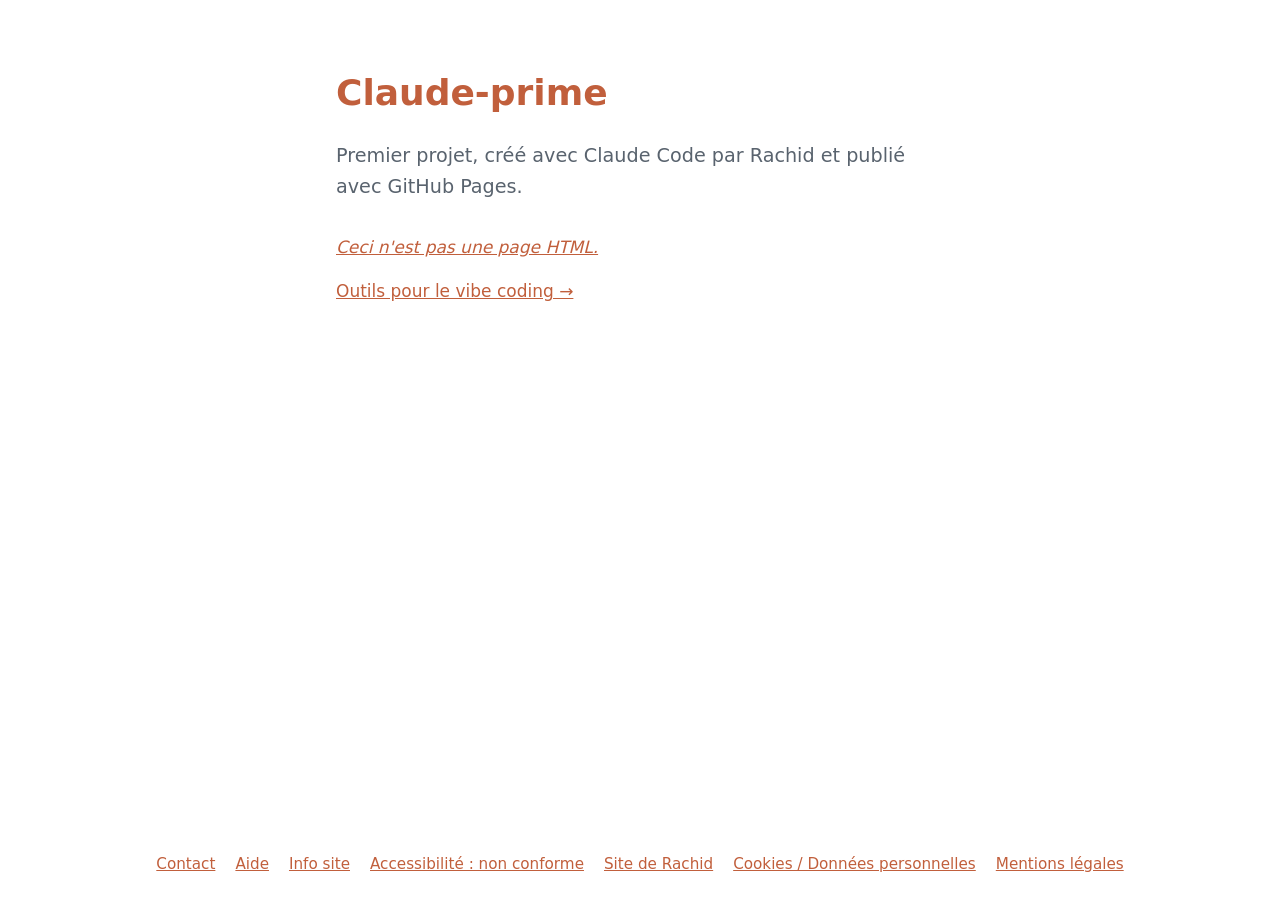
<file: index.html>
<!doctype html>
<html lang="fr">
<head>
  <meta charset="utf-8">
  <meta name="viewport" content="width=device-width, initial-scale=1">
  <title>Claude-prime</title>
  <meta name="theme-color" content="#c15f3c">
  <meta name="description" content="Premier projet Claude-prime, publié avec GitHub Pages.">
  <link rel="stylesheet" href="style.css">
</head>
<body>
  <main>
    <h1>Claude-prime</h1>
    <p class="lead">Premier projet, créé avec Claude Code par Rachid et publié avec GitHub Pages.</p>
    <p class="magritte"><a href="meteo.html"><em>Ceci n'est pas une page HTML.</em></a></p>
    <p><a href="outils.html">Outils pour le vibe coding →</a></p>
  </main>
  <footer>
    <nav aria-label="Pied de page">
      <ul>
        <li><a href="contact.html">Contact</a></li>
        <li><a href="aide.html">Aide</a></li>
        <li><a href="info-site.html">Info site</a></li>
        <li><a href="accessibilite.html">Accessibilité : non conforme</a></li>
        <li><a href="#">Site de Rachid</a><!-- [À COMPLÉTER : URL du site de Rachid] --></li>
        <li><a href="donnees-personnelles.html">Cookies / Données personnelles</a></li>
        <li><a href="mentions-legales.html">Mentions légales</a></li>
      </ul>
    </nav>
  </footer>
</body>
</html>
</file>
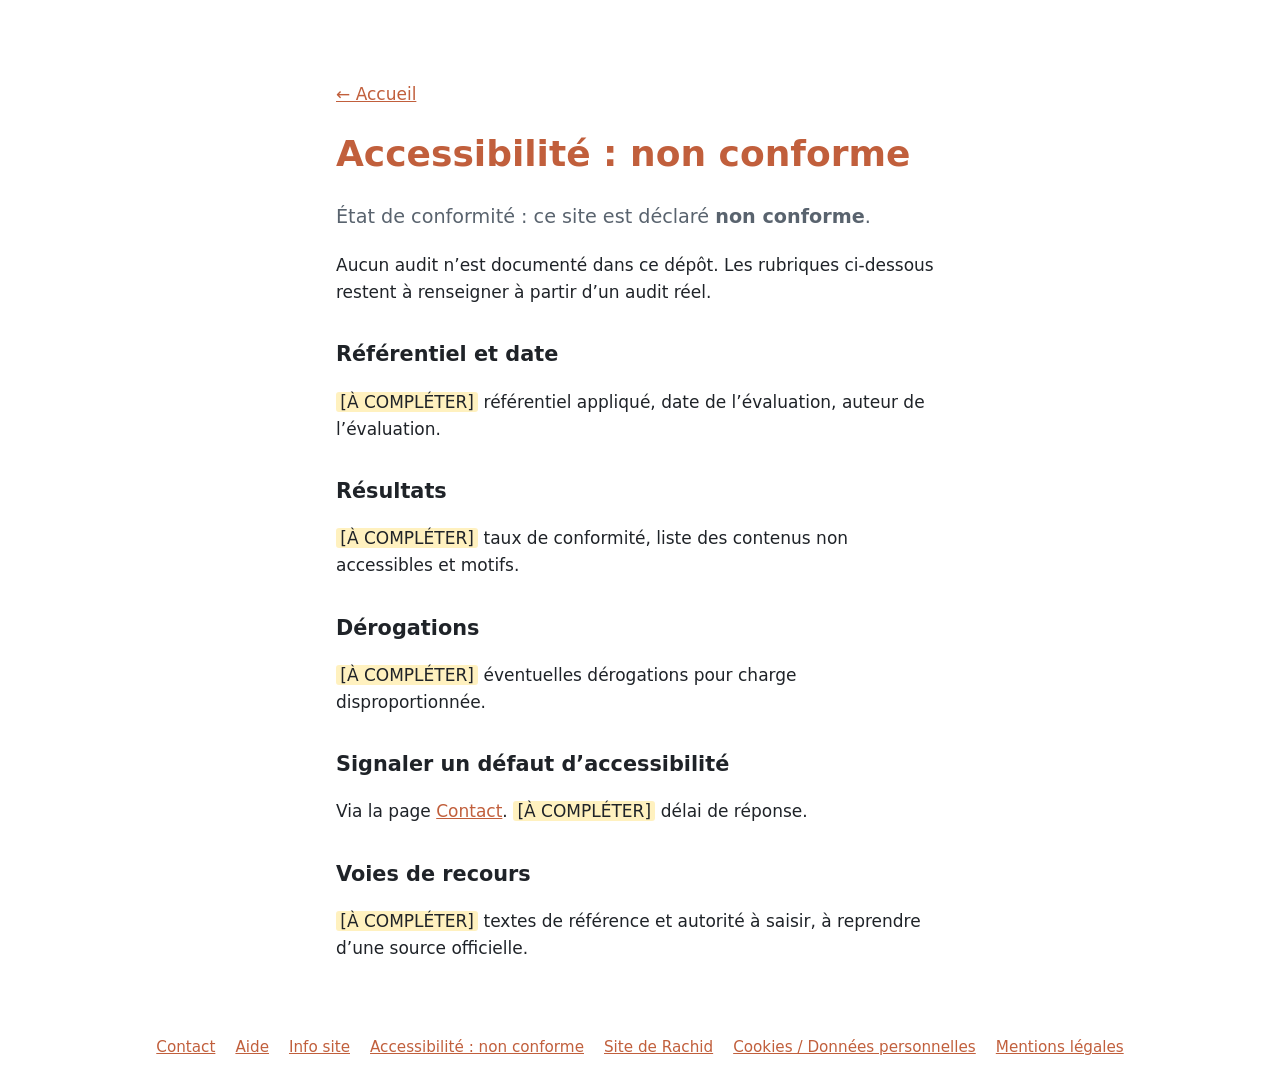
<file: accessibilite.html>
<!doctype html>
<html lang="fr">
<head>
  <meta charset="utf-8">
  <meta name="viewport" content="width=device-width, initial-scale=1">
  <title>Accessibilité : non conforme – Outils pour coder avec l’IA</title>
  <meta name="theme-color" content="#c15f3c">
  <meta name="robots" content="noindex">
  <link rel="stylesheet" href="style.css">
</head>
<body>
  <main>
    <p><a href="index.html">← Accueil</a></p>
    <h1>Accessibilité : non conforme</h1>
    <p class="lead">État de conformité : ce site est déclaré <strong>non conforme</strong>.</p>
    <p>Aucun audit n’est documenté dans ce dépôt. Les rubriques ci-dessous restent à renseigner à partir d’un audit réel.</p>
    <h2>Référentiel et date</h2>
    <p><span class="todo">[À COMPLÉTER]</span> référentiel appliqué, date de l’évaluation, auteur de l’évaluation.</p>
    <h2>Résultats</h2>
    <p><span class="todo">[À COMPLÉTER]</span> taux de conformité, liste des contenus non accessibles et motifs.</p>
    <h2>Dérogations</h2>
    <p><span class="todo">[À COMPLÉTER]</span> éventuelles dérogations pour charge disproportionnée.</p>
    <h2>Signaler un défaut d’accessibilité</h2>
    <p>Via la page <a href="contact.html">Contact</a>. <span class="todo">[À COMPLÉTER]</span> délai de réponse.</p>
    <h2>Voies de recours</h2>
    <p><span class="todo">[À COMPLÉTER]</span> textes de référence et autorité à saisir, à reprendre d’une source officielle.</p>
  </main>
  <footer>
    <nav aria-label="Pied de page">
      <ul>
        <li><a href="contact.html">Contact</a></li>
        <li><a href="aide.html">Aide</a></li>
        <li><a href="info-site.html">Info site</a></li>
        <li><a href="accessibilite.html">Accessibilité : non conforme</a></li>
        <li><a href="#">Site de Rachid</a><!-- [À COMPLÉTER : URL du site de Rachid] --></li>
        <li><a href="donnees-personnelles.html">Cookies / Données personnelles</a></li>
        <li><a href="mentions-legales.html">Mentions légales</a></li>
      </ul>
    </nav>
  </footer>
</body>
</html>
</file>
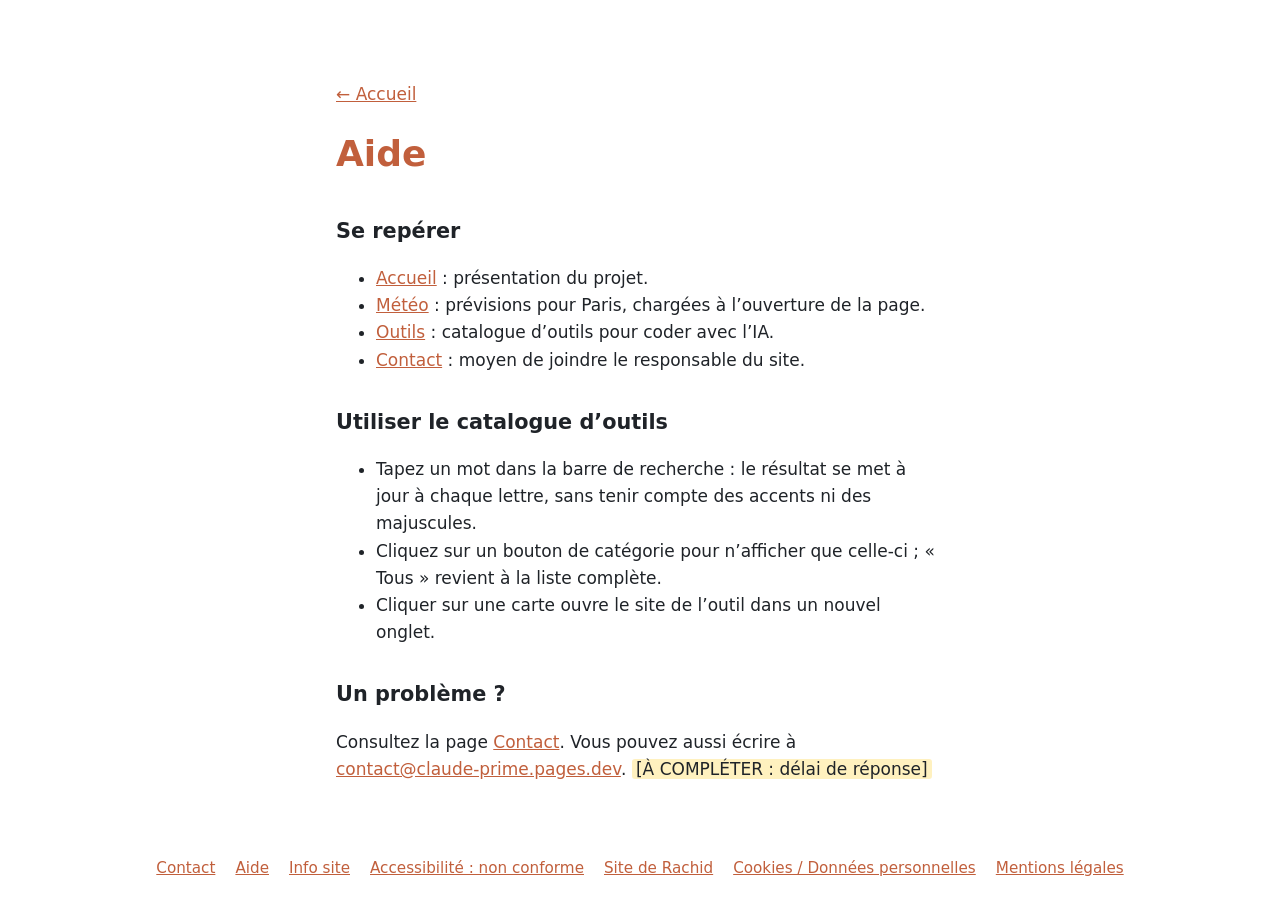
<file: aide.html>
<!doctype html>
<html lang="fr">
<head>
  <meta charset="utf-8">
  <meta name="viewport" content="width=device-width, initial-scale=1">
  <title>Aide – Outils pour coder avec l’IA</title>
  <meta name="theme-color" content="#c15f3c">
  <meta name="robots" content="noindex">
  <link rel="stylesheet" href="style.css">
</head>
<body>
  <main>
    <p><a href="index.html">← Accueil</a></p>
    <h1>Aide</h1>
    <h2>Se repérer</h2>
    <ul>
      <li><a href="index.html">Accueil</a> : présentation du projet.</li>
      <li><a href="meteo.html">Météo</a> : prévisions pour Paris, chargées à l’ouverture de la page.</li>
      <li><a href="outils.html">Outils</a> : catalogue d’outils pour coder avec l’IA.</li>
      <li><a href="contact.html">Contact</a> : moyen de joindre le responsable du site.</li>
    </ul>
    <h2>Utiliser le catalogue d’outils</h2>
    <ul>
      <li>Tapez un mot dans la barre de recherche : le résultat se met à jour à chaque lettre, sans tenir compte des accents ni des majuscules.</li>
      <li>Cliquez sur un bouton de catégorie pour n’afficher que celle-ci ; « Tous » revient à la liste complète.</li>
      <li>Cliquer sur une carte ouvre le site de l’outil dans un nouvel onglet.</li>
    </ul>
    <h2>Un problème ?</h2>
    <p>Consultez la page <a href="contact.html">Contact</a>. Vous pouvez aussi écrire à <a href="mailto:contact@claude-prime.pages.dev">contact@claude-prime.pages.dev</a>. <span class="todo">[À COMPLÉTER : délai de réponse]</span></p>
  </main>
  <footer>
    <nav aria-label="Pied de page">
      <ul>
        <li><a href="contact.html">Contact</a></li>
        <li><a href="aide.html">Aide</a></li>
        <li><a href="info-site.html">Info site</a></li>
        <li><a href="accessibilite.html">Accessibilité : non conforme</a></li>
        <li><a href="#">Site de Rachid</a><!-- [À COMPLÉTER : URL du site de Rachid] --></li>
        <li><a href="donnees-personnelles.html">Cookies / Données personnelles</a></li>
        <li><a href="mentions-legales.html">Mentions légales</a></li>
      </ul>
    </nav>
  </footer>
</body>
</html>
</file>
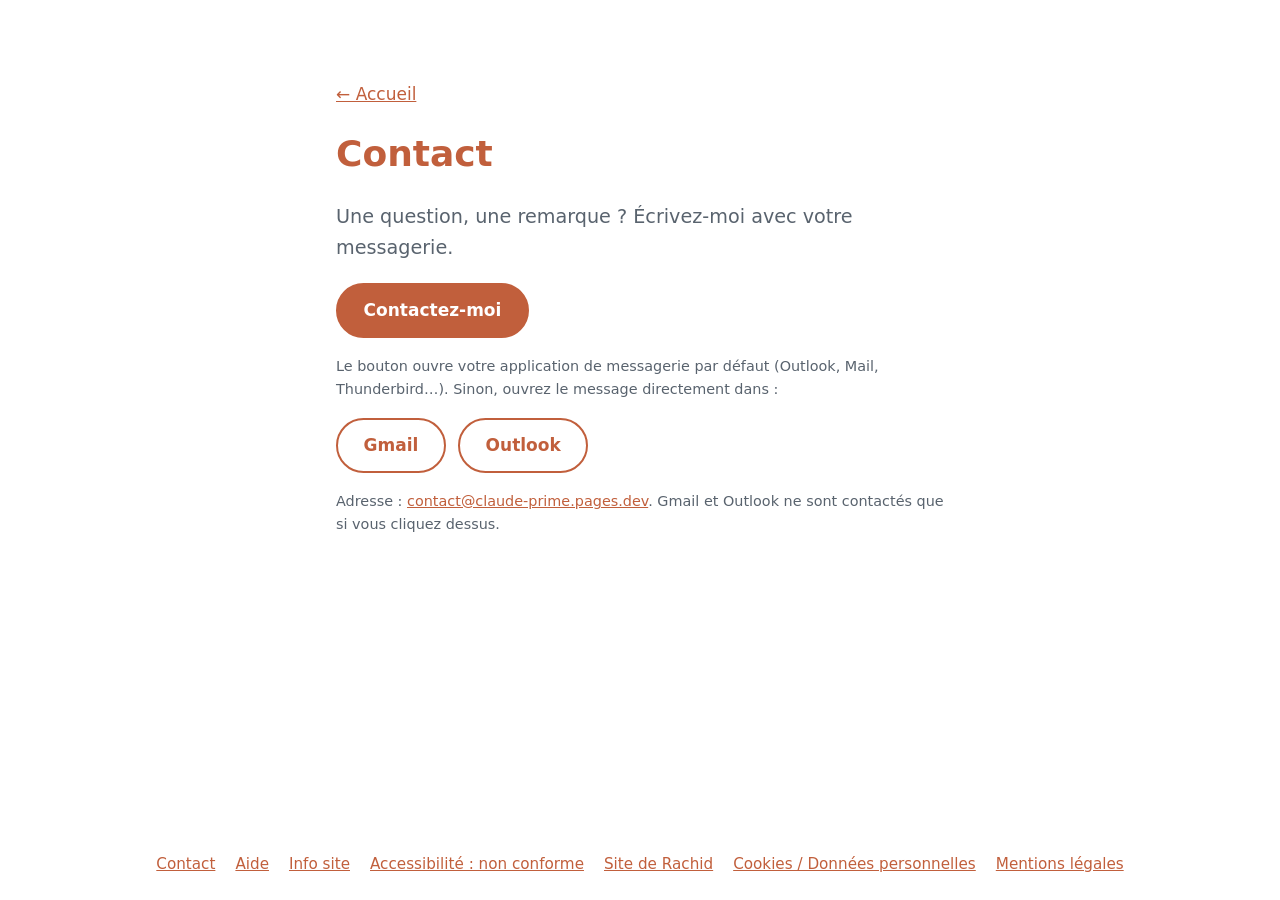
<file: contact.html>
<!doctype html>
<html lang="fr">
<head>
  <meta charset="utf-8">
  <meta name="viewport" content="width=device-width, initial-scale=1">
  <title>Contact – Outils pour coder avec l’IA</title>
  <meta name="theme-color" content="#c15f3c">
  <meta name="robots" content="noindex">
  <link rel="stylesheet" href="style.css">
</head>
<body>
  <main>
    <p><a href="index.html">← Accueil</a></p>
    <h1>Contact</h1>
    <p class="lead">Une question, une remarque ? Écrivez-moi avec votre messagerie.</p>
    <p><a class="btn" href="mailto:contact@claude-prime.pages.dev?subject=Contact%20depuis%20le%20site">Contactez-moi</a></p>
    <p class="hint">Le bouton ouvre votre application de messagerie par défaut (Outlook, Mail, Thunderbird…). Sinon, ouvrez le message directement dans :</p>
    <p class="btns">
      <a class="btn alt" href="https://mail.google.com/mail/?view=cm&amp;fs=1&amp;to=contact@claude-prime.pages.dev&amp;su=Contact%20depuis%20le%20site" target="_blank" rel="noopener noreferrer">Gmail</a>
      <a class="btn alt" href="https://outlook.live.com/mail/0/deeplink/compose?to=contact@claude-prime.pages.dev&amp;subject=Contact%20depuis%20le%20site" target="_blank" rel="noopener noreferrer">Outlook</a>
    </p>
    <p class="hint">Adresse : <a href="mailto:contact@claude-prime.pages.dev">contact@claude-prime.pages.dev</a>. Gmail et Outlook ne sont contactés que si vous cliquez dessus.</p>
  </main>
  <footer>
    <nav aria-label="Pied de page">
      <ul>
        <li><a href="contact.html">Contact</a></li>
        <li><a href="aide.html">Aide</a></li>
        <li><a href="info-site.html">Info site</a></li>
        <li><a href="accessibilite.html">Accessibilité : non conforme</a></li>
        <li><a href="#">Site de Rachid</a><!-- [À COMPLÉTER : URL du site de Rachid] --></li>
        <li><a href="donnees-personnelles.html">Cookies / Données personnelles</a></li>
        <li><a href="mentions-legales.html">Mentions légales</a></li>
      </ul>
    </nav>
  </footer>
</body>
</html>
</file>
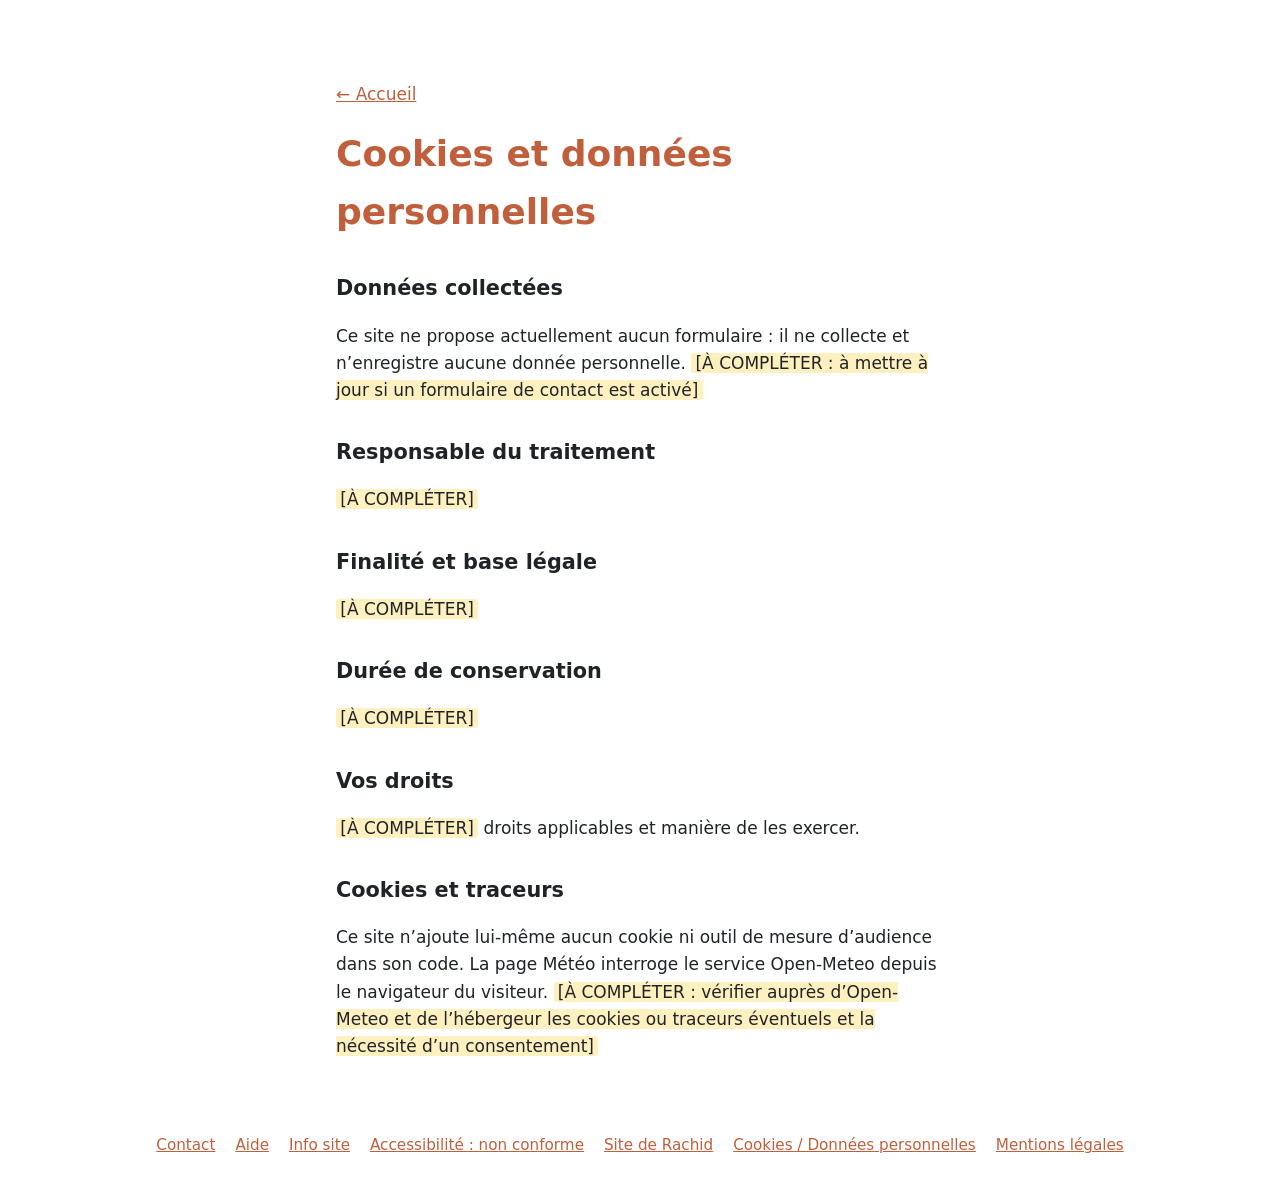
<file: donnees-personnelles.html>
<!doctype html>
<html lang="fr">
<head>
  <meta charset="utf-8">
  <meta name="viewport" content="width=device-width, initial-scale=1">
  <title>Cookies et données personnelles – Outils pour coder avec l’IA</title>
  <meta name="theme-color" content="#c15f3c">
  <meta name="robots" content="noindex">
  <link rel="stylesheet" href="style.css">
</head>
<body>
  <main>
    <p><a href="index.html">← Accueil</a></p>
    <h1>Cookies et données personnelles</h1>
    <h2>Données collectées</h2>
    <p>Ce site ne propose actuellement aucun formulaire : il ne collecte et n’enregistre aucune donnée personnelle. <span class="todo">[À COMPLÉTER : à mettre à jour si un formulaire de contact est activé]</span></p>
    <h2>Responsable du traitement</h2>
    <p><span class="todo">[À COMPLÉTER]</span></p>
    <h2>Finalité et base légale</h2>
    <p><span class="todo">[À COMPLÉTER]</span></p>
    <h2>Durée de conservation</h2>
    <p><span class="todo">[À COMPLÉTER]</span></p>
    <h2>Vos droits</h2>
    <p><span class="todo">[À COMPLÉTER]</span> droits applicables et manière de les exercer.</p>
    <h2>Cookies et traceurs</h2>
    <p>Ce site n’ajoute lui-même aucun cookie ni outil de mesure d’audience dans son code. La page Météo interroge le service Open-Meteo depuis le navigateur du visiteur. <span class="todo">[À COMPLÉTER : vérifier auprès d’Open-Meteo et de l’hébergeur les cookies ou traceurs éventuels et la nécessité d’un consentement]</span></p>
  </main>
  <footer>
    <nav aria-label="Pied de page">
      <ul>
        <li><a href="contact.html">Contact</a></li>
        <li><a href="aide.html">Aide</a></li>
        <li><a href="info-site.html">Info site</a></li>
        <li><a href="accessibilite.html">Accessibilité : non conforme</a></li>
        <li><a href="#">Site de Rachid</a><!-- [À COMPLÉTER : URL du site de Rachid] --></li>
        <li><a href="donnees-personnelles.html">Cookies / Données personnelles</a></li>
        <li><a href="mentions-legales.html">Mentions légales</a></li>
      </ul>
    </nav>
  </footer>
</body>
</html>
</file>
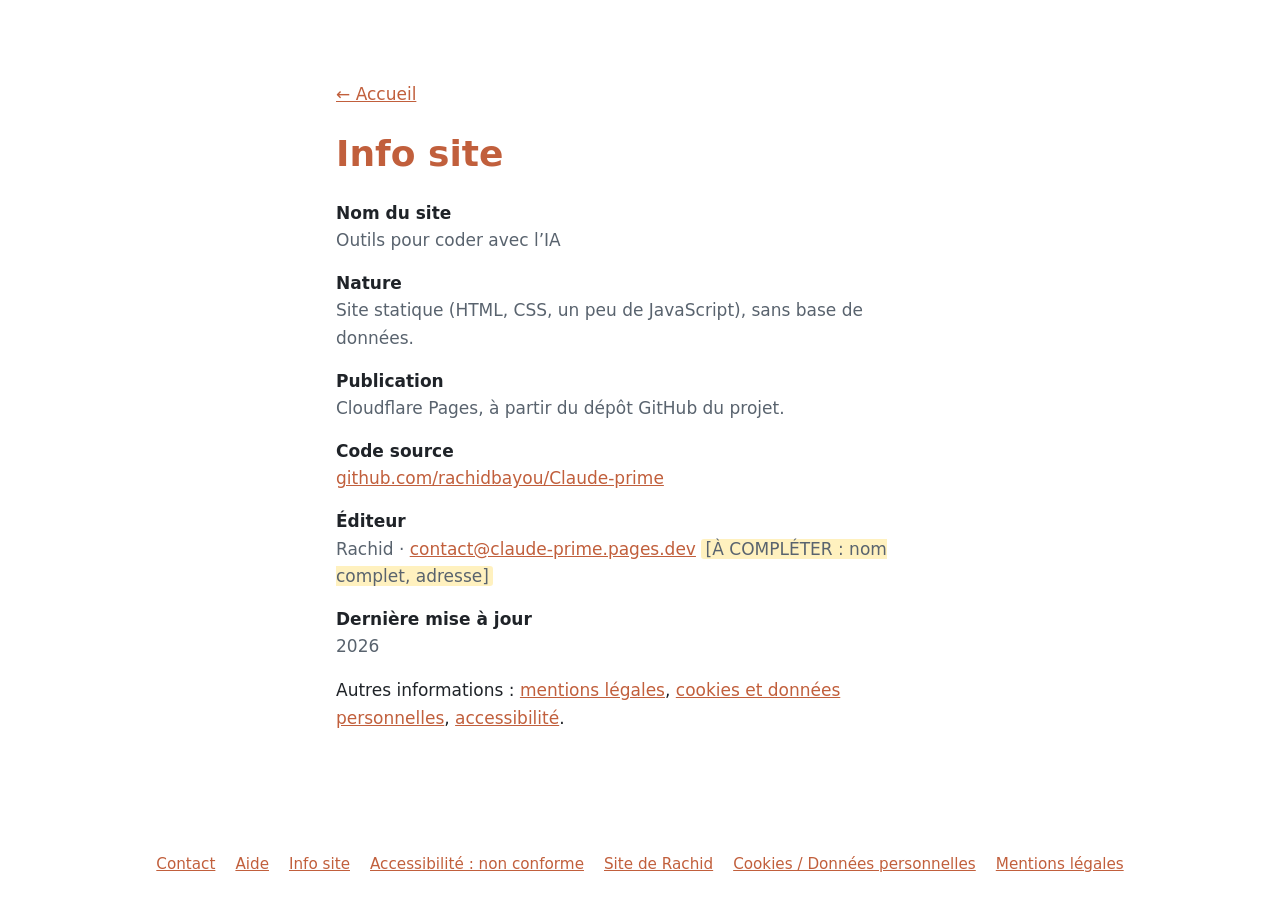
<file: info-site.html>
<!doctype html>
<html lang="fr">
<head>
  <meta charset="utf-8">
  <meta name="viewport" content="width=device-width, initial-scale=1">
  <title>Info site – Outils pour coder avec l’IA</title>
  <meta name="theme-color" content="#c15f3c">
  <meta name="robots" content="noindex">
  <link rel="stylesheet" href="style.css">
</head>
<body>
  <main>
    <p><a href="index.html">← Accueil</a></p>
    <h1>Info site</h1>
    <dl class="infos">
      <dt>Nom du site</dt><dd>Outils pour coder avec l’IA</dd>
      <dt>Nature</dt><dd>Site statique (HTML, CSS, un peu de JavaScript), sans base de données.</dd>
      <dt>Publication</dt><dd>Cloudflare Pages, à partir du dépôt GitHub du projet.</dd>
      <dt>Code source</dt><dd><a href="https://github.com/rachidbayou/Claude-prime">github.com/rachidbayou/Claude-prime</a></dd>
      <dt>Éditeur</dt><dd>Rachid · <a href="mailto:contact@claude-prime.pages.dev">contact@claude-prime.pages.dev</a> <span class="todo">[À COMPLÉTER : nom complet, adresse]</span></dd>
      <dt>Dernière mise à jour</dt><dd>2026</dd>
    </dl>
    <p>Autres informations : <a href="mentions-legales.html">mentions légales</a>, <a href="donnees-personnelles.html">cookies et données personnelles</a>, <a href="accessibilite.html">accessibilité</a>.</p>
  </main>
  <footer>
    <nav aria-label="Pied de page">
      <ul>
        <li><a href="contact.html">Contact</a></li>
        <li><a href="aide.html">Aide</a></li>
        <li><a href="info-site.html">Info site</a></li>
        <li><a href="accessibilite.html">Accessibilité : non conforme</a></li>
        <li><a href="#">Site de Rachid</a><!-- [À COMPLÉTER : URL du site de Rachid] --></li>
        <li><a href="donnees-personnelles.html">Cookies / Données personnelles</a></li>
        <li><a href="mentions-legales.html">Mentions légales</a></li>
      </ul>
    </nav>
  </footer>
</body>
</html>
</file>
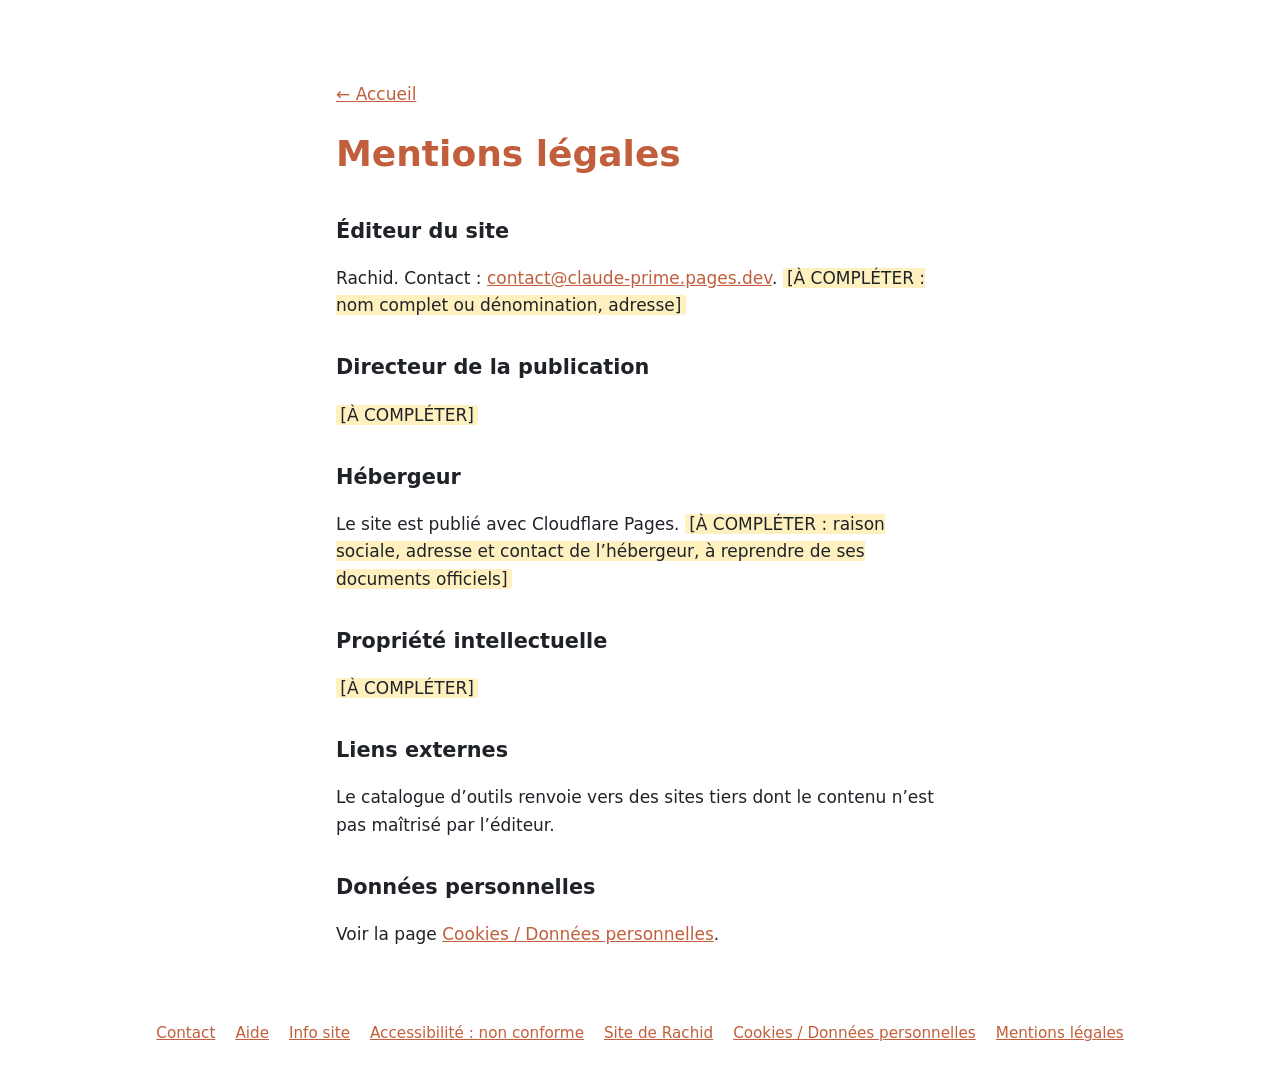
<file: mentions-legales.html>
<!doctype html>
<html lang="fr">
<head>
  <meta charset="utf-8">
  <meta name="viewport" content="width=device-width, initial-scale=1">
  <title>Mentions légales – Outils pour coder avec l’IA</title>
  <meta name="theme-color" content="#c15f3c">
  <meta name="robots" content="noindex">
  <link rel="stylesheet" href="style.css">
</head>
<body>
  <main>
    <p><a href="index.html">← Accueil</a></p>
    <h1>Mentions légales</h1>
    <h2>Éditeur du site</h2>
    <p>Rachid. Contact : <a href="mailto:contact@claude-prime.pages.dev">contact@claude-prime.pages.dev</a>. <span class="todo">[À COMPLÉTER : nom complet ou dénomination, adresse]</span></p>
    <h2>Directeur de la publication</h2>
    <p><span class="todo">[À COMPLÉTER]</span></p>
    <h2>Hébergeur</h2>
    <p>Le site est publié avec Cloudflare Pages. <span class="todo">[À COMPLÉTER : raison sociale, adresse et contact de l’hébergeur, à reprendre de ses documents officiels]</span></p>
    <h2>Propriété intellectuelle</h2>
    <p><span class="todo">[À COMPLÉTER]</span></p>
    <h2>Liens externes</h2>
    <p>Le catalogue d’outils renvoie vers des sites tiers dont le contenu n’est pas maîtrisé par l’éditeur.</p>
    <h2>Données personnelles</h2>
    <p>Voir la page <a href="donnees-personnelles.html">Cookies / Données personnelles</a>.</p>
  </main>
  <footer>
    <nav aria-label="Pied de page">
      <ul>
        <li><a href="contact.html">Contact</a></li>
        <li><a href="aide.html">Aide</a></li>
        <li><a href="info-site.html">Info site</a></li>
        <li><a href="accessibilite.html">Accessibilité : non conforme</a></li>
        <li><a href="#">Site de Rachid</a><!-- [À COMPLÉTER : URL du site de Rachid] --></li>
        <li><a href="donnees-personnelles.html">Cookies / Données personnelles</a></li>
        <li><a href="mentions-legales.html">Mentions légales</a></li>
      </ul>
    </nav>
  </footer>
</body>
</html>
</file>
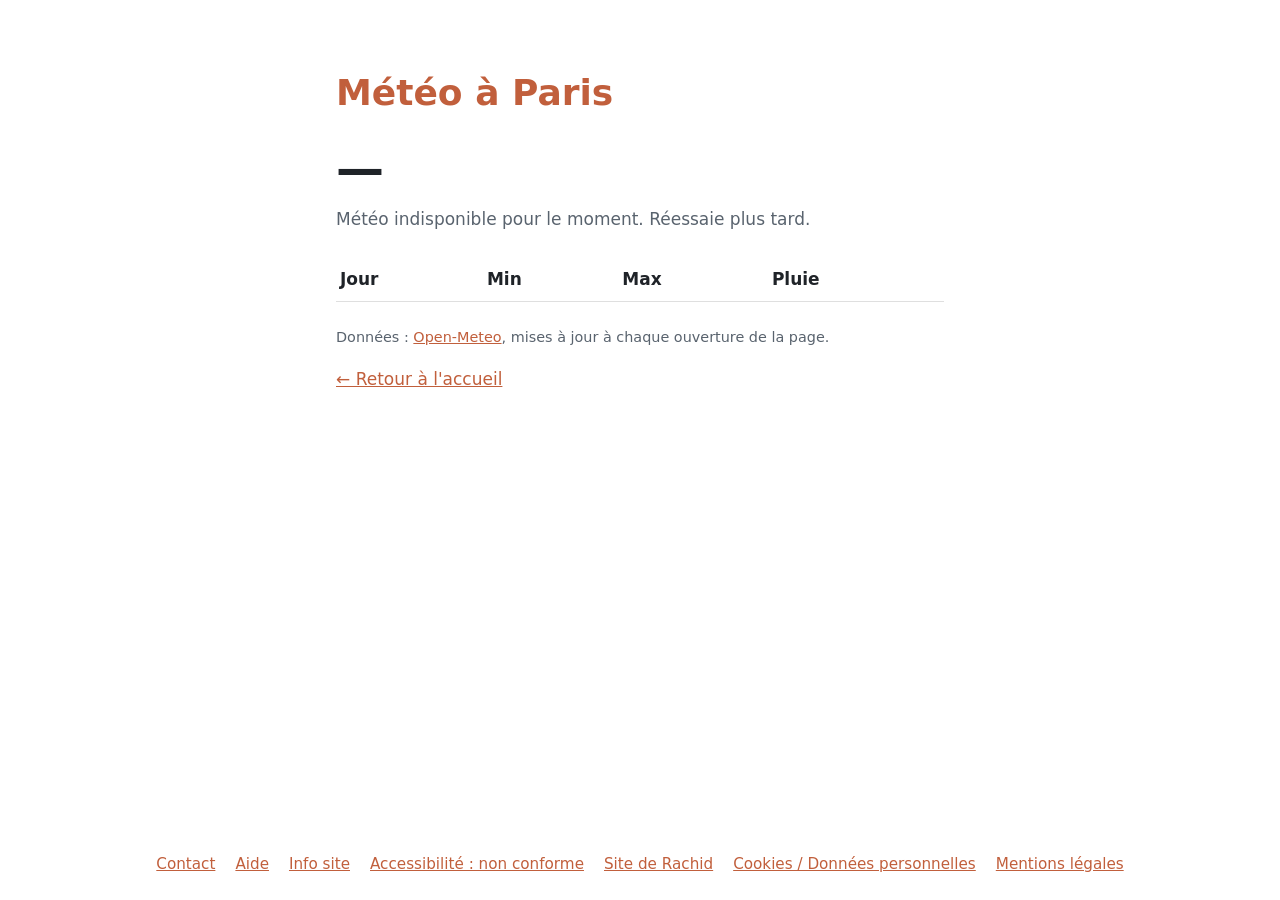
<file: meteo.html>
<!doctype html>
<html lang="fr">
<head>
  <meta charset="utf-8">
  <meta name="viewport" content="width=device-width, initial-scale=1">
  <title>Météo Paris</title>
  <meta name="theme-color" content="#c15f3c">
  <link rel="stylesheet" href="style.css">
  <style>
    .now { font-size: 3rem; font-weight: 600; margin: .5rem 0 0; }
    .cond { color: var(--muted); margin: 0 0 1.5rem; }
    table { width: 100%; border-collapse: collapse; }
    th, td { text-align: left; padding: .5rem .25rem; border-bottom: 1px solid rgba(127,127,127,.25); }
    .src { color: var(--muted); font-size: .9rem; margin-top: 1.5rem; }
  </style>
</head>
<body>
  <main>
    <h1>Météo à Paris</h1>
    <p class="now" id="temp">…</p>
    <p class="cond" id="cond">Chargement en cours</p>
    <table>
      <thead><tr><th>Jour</th><th>Min</th><th>Max</th><th>Pluie</th></tr></thead>
      <tbody id="days"></tbody>
    </table>
    <p class="src">Données : <a href="https://open-meteo.com/">Open-Meteo</a>, mises à jour à chaque ouverture de la page.</p>
    <p><a href="index.html">← Retour à l'accueil</a></p>
  </main>
  <footer>
    <nav aria-label="Pied de page">
      <ul>
        <li><a href="contact.html">Contact</a></li>
        <li><a href="aide.html">Aide</a></li>
        <li><a href="info-site.html">Info site</a></li>
        <li><a href="accessibilite.html">Accessibilité : non conforme</a></li>
        <li><a href="#">Site de Rachid</a><!-- [À COMPLÉTER : URL du site de Rachid] --></li>
        <li><a href="donnees-personnelles.html">Cookies / Données personnelles</a></li>
        <li><a href="mentions-legales.html">Mentions légales</a></li>
      </ul>
    </nav>
  </footer>
  <script>
    const url = "https://api.open-meteo.com/v1/forecast?latitude=48.8566&longitude=2.3522"
      + "&current=temperature_2m,weather_code"
      + "&daily=temperature_2m_min,temperature_2m_max,precipitation_sum"
      + "&timezone=Europe%2FParis&forecast_days=5";

    // Codes météo WMO regroupés
    function label(code) {
      if (code === 0) return "Ciel dégagé";
      if (code <= 3) return "Nuageux";
      if (code <= 48) return "Brouillard";
      if (code <= 57) return "Bruine";
      if (code <= 67) return "Pluie";
      if (code <= 77) return "Neige";
      if (code <= 82) return "Averses";
      if (code <= 86) return "Averses de neige";
      return "Orage";
    }

    fetch(url)
      .then(r => { if (!r.ok) throw new Error(r.status); return r.json(); })
      .then(d => {
        document.getElementById("temp").textContent = Math.round(d.current.temperature_2m) + " °C";
        document.getElementById("cond").textContent = label(d.current.weather_code);
        const fmt = new Intl.DateTimeFormat("fr-FR", { weekday: "long", day: "numeric", month: "short" });
        document.getElementById("days").innerHTML = d.daily.time.map((t, i) =>
          `<tr><td>${fmt.format(new Date(t))}</td>`
          + `<td>${Math.round(d.daily.temperature_2m_min[i])} °C</td>`
          + `<td>${Math.round(d.daily.temperature_2m_max[i])} °C</td>`
          + `<td>${d.daily.precipitation_sum[i]} mm</td></tr>`).join("");
      })
      .catch(() => {
        document.getElementById("temp").textContent = "—";
        document.getElementById("cond").textContent = "Météo indisponible pour le moment. Réessaie plus tard.";
      });
  </script>
</body>
</html>
</file>
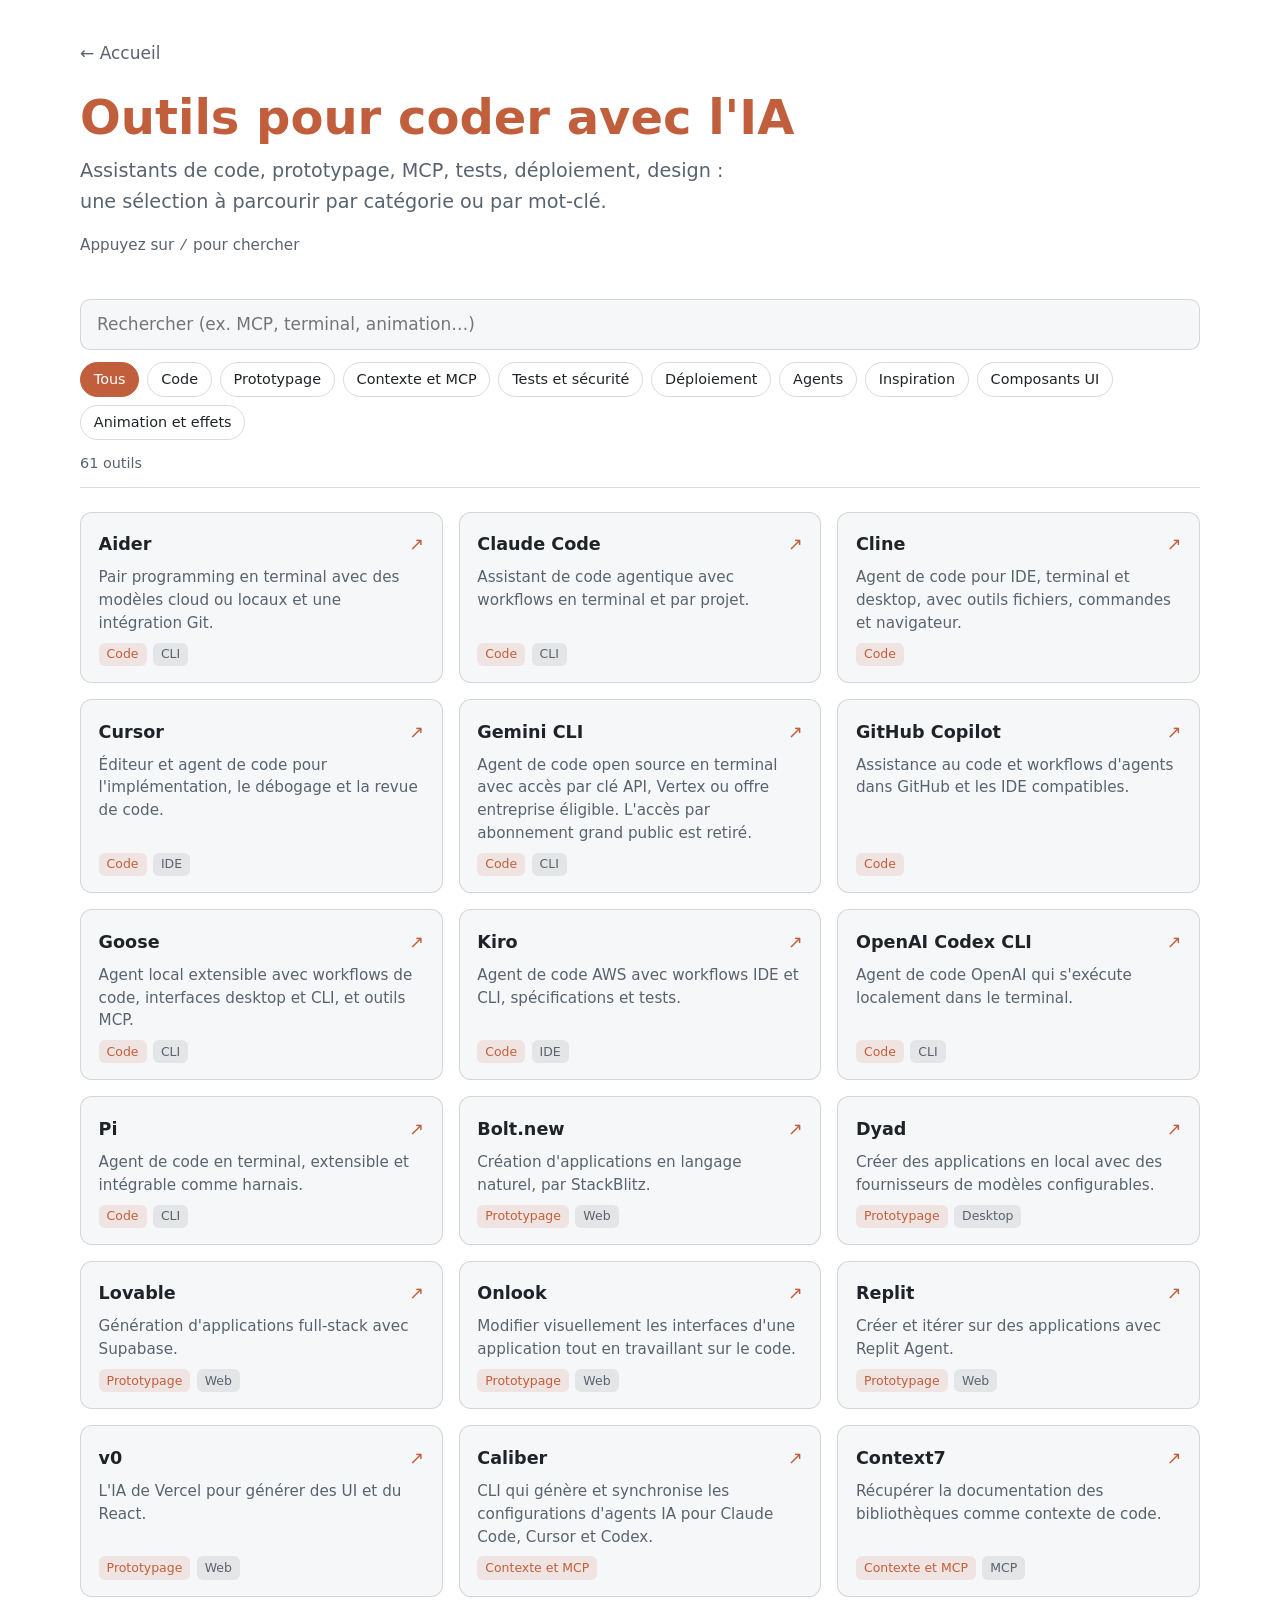
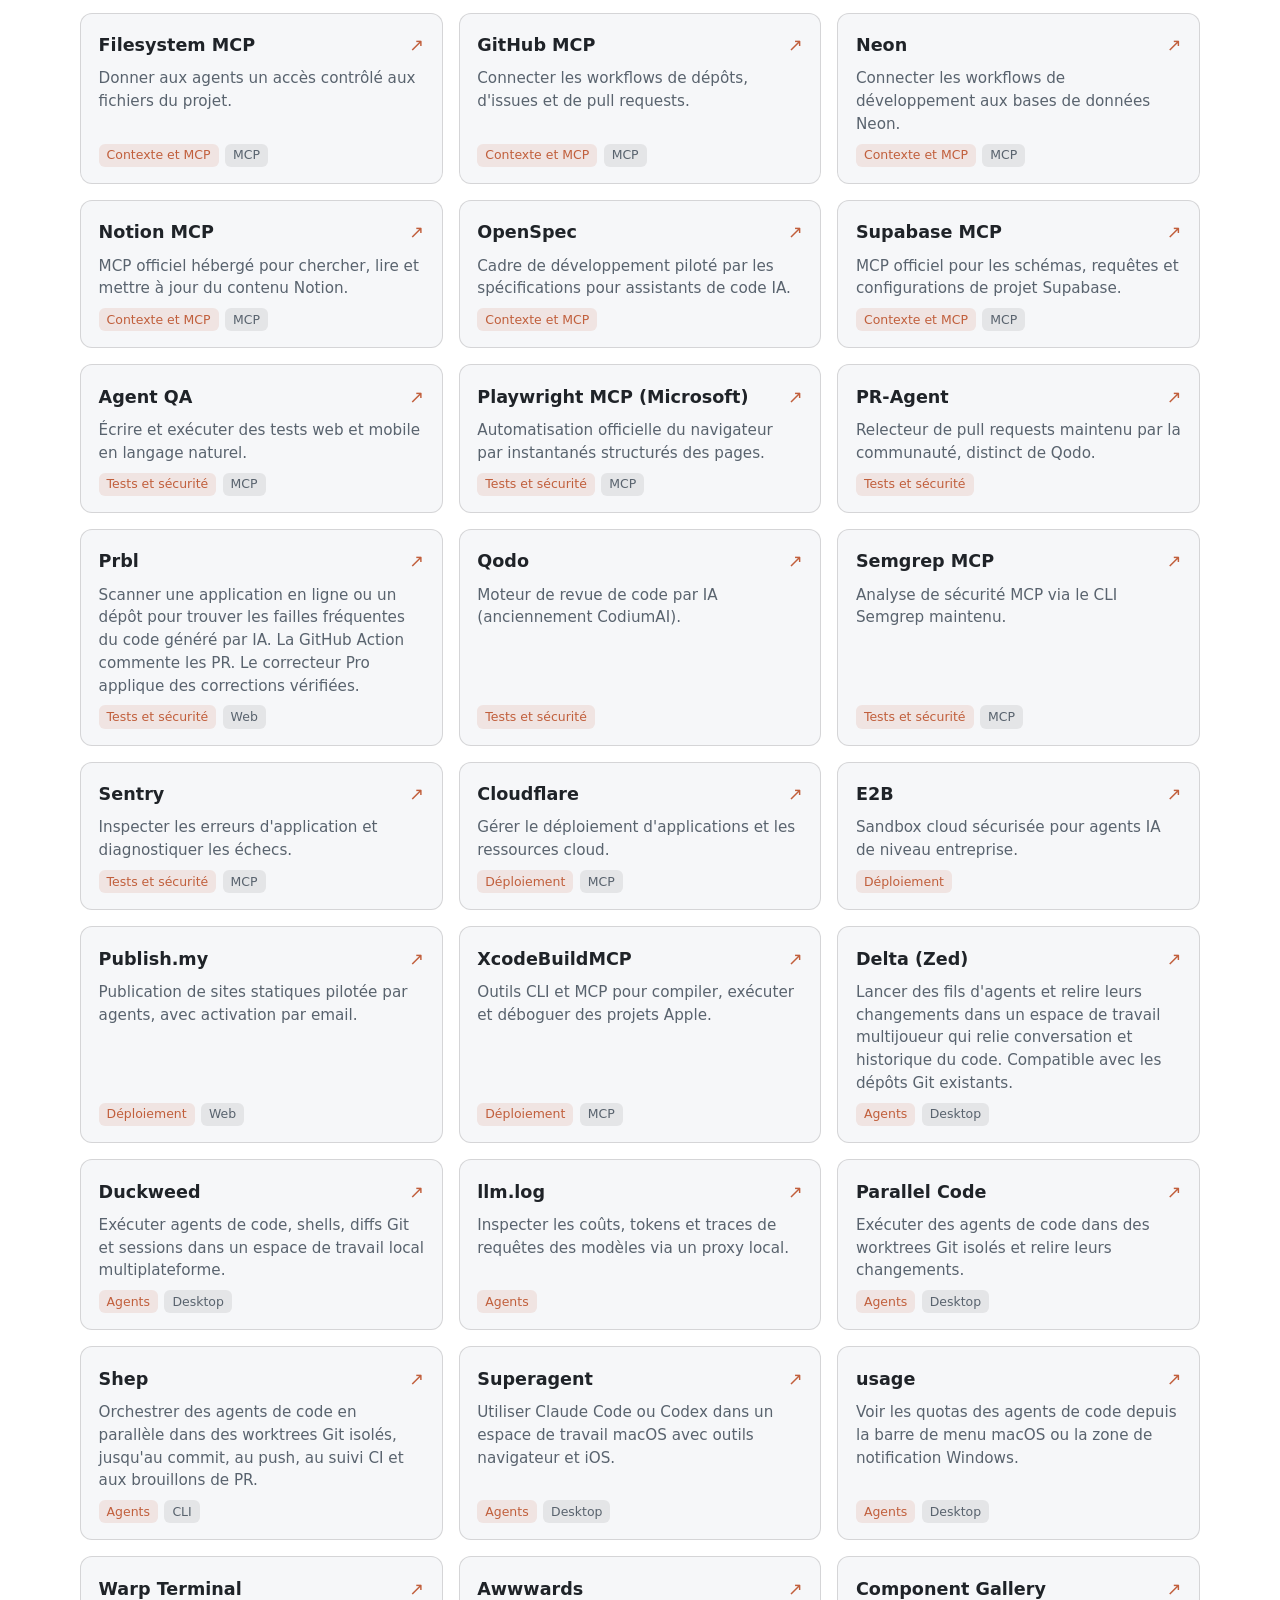
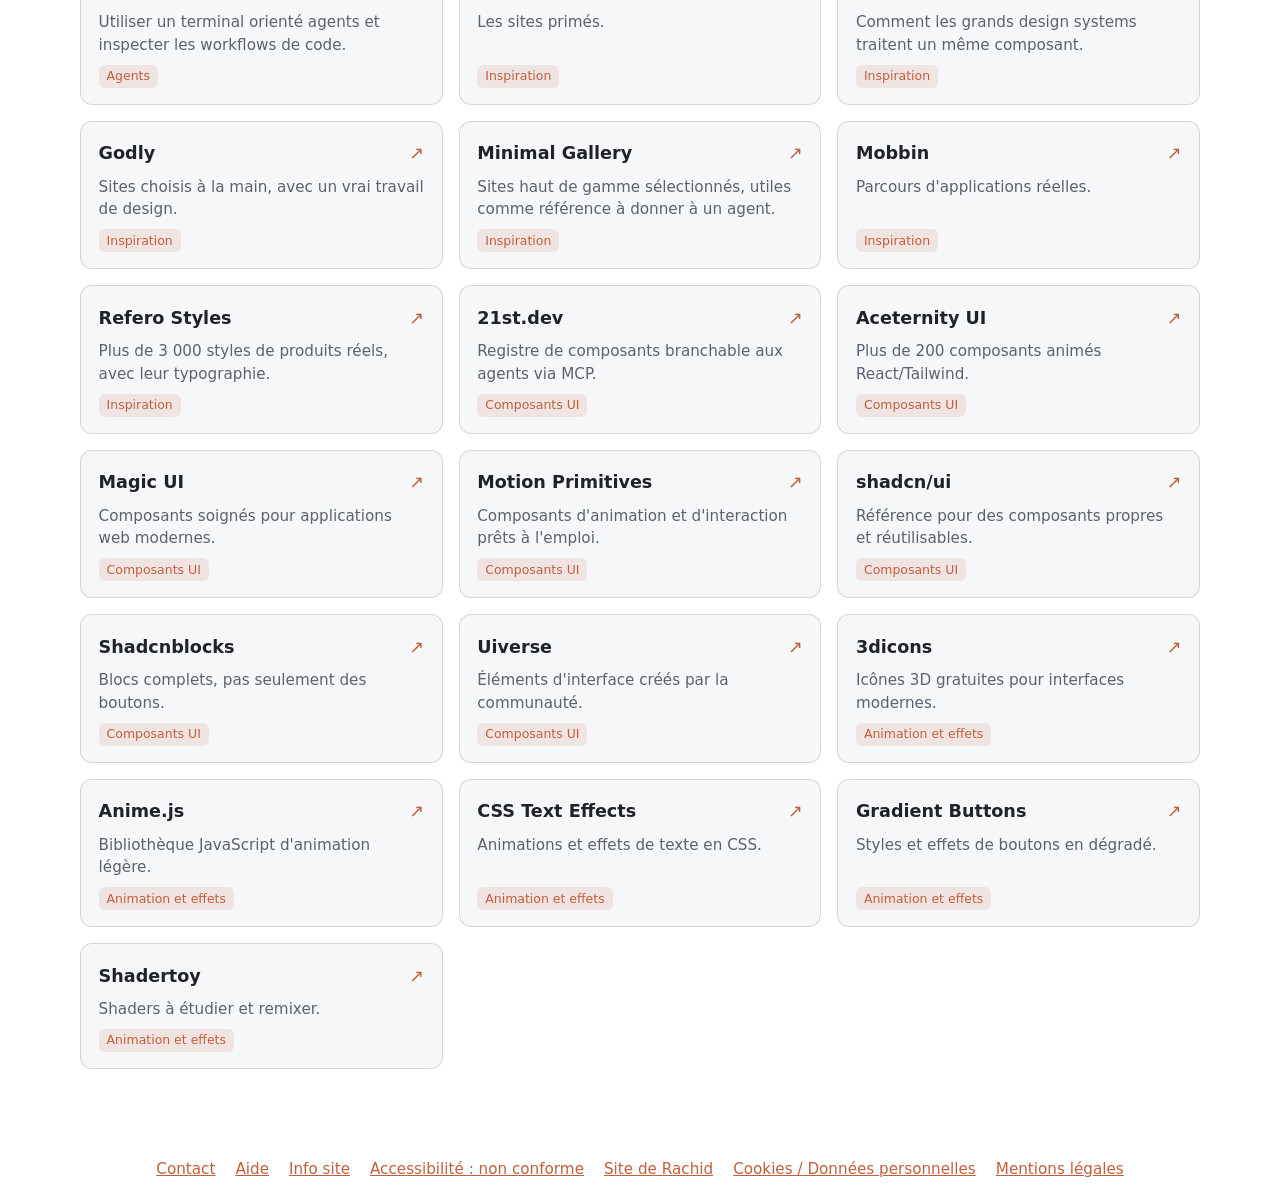
<file: outils.html>
<!doctype html>
<html lang="fr">
<head>
  <meta charset="utf-8">
  <meta name="viewport" content="width=device-width, initial-scale=1">
  <title>Outils pour coder avec l'IA – Claude-prime</title>
  <meta name="theme-color" content="#c15f3c">
  <meta name="description" content="Une sélection de 61 outils pour coder avec l'IA : assistants de code, prototypage, MCP, tests, déploiement, design et composants UI.">
  <link rel="stylesheet" href="style.css">
  <link rel="stylesheet" href="outils.css">
</head>
<body>
  <main class="wide">
    <a class="back" href="index.html">← Accueil</a>
    <header class="hero">
      <h1>Outils pour coder avec l'IA</h1>
      <p class="lead">Assistants de code, prototypage, MCP, tests, déploiement, design : une sélection à parcourir par catégorie ou par mot-clé.</p>
      <p class="meta">Appuyez sur <kbd>/</kbd> pour chercher</p>
    </header>

    <div class="toolbar">
      <input class="search" id="q" type="search" placeholder="Rechercher (ex. MCP, terminal, animation…)" aria-label="Rechercher un outil" autocomplete="off">
      <div class="chips" role="group" aria-label="Catégories">
        <button class="chip" type="button" data-cat="all" aria-pressed="true">Tous</button>
        <button class="chip" type="button" data-cat="code" aria-pressed="false">Code</button>
        <button class="chip" type="button" data-cat="apps" aria-pressed="false">Prototypage</button>
        <button class="chip" type="button" data-cat="context" aria-pressed="false">Contexte et MCP</button>
        <button class="chip" type="button" data-cat="quality" aria-pressed="false">Tests et sécurité</button>
        <button class="chip" type="button" data-cat="delivery" aria-pressed="false">Déploiement</button>
        <button class="chip" type="button" data-cat="operations" aria-pressed="false">Agents</button>
        <button class="chip" type="button" data-cat="inspi" aria-pressed="false">Inspiration</button>
        <button class="chip" type="button" data-cat="ui" aria-pressed="false">Composants UI</button>
        <button class="chip" type="button" data-cat="anim" aria-pressed="false">Animation et effets</button>
      </div>
      <p class="count" id="count" aria-live="polite"></p>
    </div>

    <section class="grid" aria-label="Liste des outils">
      <a class="card" href="https://github.com/Aider-AI/aider" data-cat="code" target="_blank" rel="noopener">
        <h2>Aider <span class="go" aria-hidden="true">↗</span></h2>
        <p>Pair programming en terminal avec des modèles cloud ou locaux et une intégration Git.</p>
        <div class="tags"><span class="tag cat">Code</span><span class="tag">CLI</span></div>
      </a>
      <a class="card" href="https://code.claude.com/docs/en/overview" data-cat="code" target="_blank" rel="noopener">
        <h2>Claude Code <span class="go" aria-hidden="true">↗</span></h2>
        <p>Assistant de code agentique avec workflows en terminal et par projet.</p>
        <div class="tags"><span class="tag cat">Code</span><span class="tag">CLI</span></div>
      </a>
      <a class="card" href="https://github.com/cline/cline" data-cat="code" target="_blank" rel="noopener">
        <h2>Cline <span class="go" aria-hidden="true">↗</span></h2>
        <p>Agent de code pour IDE, terminal et desktop, avec outils fichiers, commandes et navigateur.</p>
        <div class="tags"><span class="tag cat">Code</span></div>
      </a>
      <a class="card" href="https://www.cursor.com/" data-cat="code" target="_blank" rel="noopener">
        <h2>Cursor <span class="go" aria-hidden="true">↗</span></h2>
        <p>Éditeur et agent de code pour l&#x27;implémentation, le débogage et la revue de code.</p>
        <div class="tags"><span class="tag cat">Code</span><span class="tag">IDE</span></div>
      </a>
      <a class="card" href="https://github.com/google-gemini/gemini-cli" data-cat="code" target="_blank" rel="noopener">
        <h2>Gemini CLI <span class="go" aria-hidden="true">↗</span></h2>
        <p>Agent de code open source en terminal avec accès par clé API, Vertex ou offre entreprise éligible. L&#x27;accès par abonnement grand public est retiré.</p>
        <div class="tags"><span class="tag cat">Code</span><span class="tag">CLI</span></div>
      </a>
      <a class="card" href="https://github.com/features/copilot" data-cat="code" target="_blank" rel="noopener">
        <h2>GitHub Copilot <span class="go" aria-hidden="true">↗</span></h2>
        <p>Assistance au code et workflows d&#x27;agents dans GitHub et les IDE compatibles.</p>
        <div class="tags"><span class="tag cat">Code</span></div>
      </a>
      <a class="card" href="https://github.com/aaif-goose/goose" data-cat="code" target="_blank" rel="noopener">
        <h2>Goose <span class="go" aria-hidden="true">↗</span></h2>
        <p>Agent local extensible avec workflows de code, interfaces desktop et CLI, et outils MCP.</p>
        <div class="tags"><span class="tag cat">Code</span><span class="tag">CLI</span></div>
      </a>
      <a class="card" href="https://kiro.dev" data-cat="code" target="_blank" rel="noopener">
        <h2>Kiro <span class="go" aria-hidden="true">↗</span></h2>
        <p>Agent de code AWS avec workflows IDE et CLI, spécifications et tests.</p>
        <div class="tags"><span class="tag cat">Code</span><span class="tag">IDE</span></div>
      </a>
      <a class="card" href="https://openai.com/codex/" data-cat="code" target="_blank" rel="noopener">
        <h2>OpenAI Codex CLI <span class="go" aria-hidden="true">↗</span></h2>
        <p>Agent de code OpenAI qui s&#x27;exécute localement dans le terminal.</p>
        <div class="tags"><span class="tag cat">Code</span><span class="tag">CLI</span></div>
      </a>
      <a class="card" href="https://github.com/earendil-works/pi" data-cat="code" target="_blank" rel="noopener">
        <h2>Pi <span class="go" aria-hidden="true">↗</span></h2>
        <p>Agent de code en terminal, extensible et intégrable comme harnais.</p>
        <div class="tags"><span class="tag cat">Code</span><span class="tag">CLI</span></div>
      </a>
      <a class="card" href="https://bolt.new/" data-cat="apps" target="_blank" rel="noopener">
        <h2>Bolt.new <span class="go" aria-hidden="true">↗</span></h2>
        <p>Création d&#x27;applications en langage naturel, par StackBlitz.</p>
        <div class="tags"><span class="tag cat">Prototypage</span><span class="tag">Web</span></div>
      </a>
      <a class="card" href="https://github.com/dyad-sh/dyad" data-cat="apps" target="_blank" rel="noopener">
        <h2>Dyad <span class="go" aria-hidden="true">↗</span></h2>
        <p>Créer des applications en local avec des fournisseurs de modèles configurables.</p>
        <div class="tags"><span class="tag cat">Prototypage</span><span class="tag">Desktop</span></div>
      </a>
      <a class="card" href="https://lovable.dev/" data-cat="apps" target="_blank" rel="noopener">
        <h2>Lovable <span class="go" aria-hidden="true">↗</span></h2>
        <p>Génération d&#x27;applications full-stack avec Supabase.</p>
        <div class="tags"><span class="tag cat">Prototypage</span><span class="tag">Web</span></div>
      </a>
      <a class="card" href="https://www.onlook.com/" data-cat="apps" target="_blank" rel="noopener">
        <h2>Onlook <span class="go" aria-hidden="true">↗</span></h2>
        <p>Modifier visuellement les interfaces d&#x27;une application tout en travaillant sur le code.</p>
        <div class="tags"><span class="tag cat">Prototypage</span><span class="tag">Web</span></div>
      </a>
      <a class="card" href="https://replit.com/" data-cat="apps" target="_blank" rel="noopener">
        <h2>Replit <span class="go" aria-hidden="true">↗</span></h2>
        <p>Créer et itérer sur des applications avec Replit Agent.</p>
        <div class="tags"><span class="tag cat">Prototypage</span><span class="tag">Web</span></div>
      </a>
      <a class="card" href="https://v0.app/" data-cat="apps" target="_blank" rel="noopener">
        <h2>v0 <span class="go" aria-hidden="true">↗</span></h2>
        <p>L&#x27;IA de Vercel pour générer des UI et du React.</p>
        <div class="tags"><span class="tag cat">Prototypage</span><span class="tag">Web</span></div>
      </a>
      <a class="card" href="https://github.com/caliber-ai-org/ai-setup" data-cat="context" target="_blank" rel="noopener">
        <h2>Caliber <span class="go" aria-hidden="true">↗</span></h2>
        <p>CLI qui génère et synchronise les configurations d&#x27;agents IA pour Claude Code, Cursor et Codex.</p>
        <div class="tags"><span class="tag cat">Contexte et MCP</span></div>
      </a>
      <a class="card" href="https://github.com/upstash/context7" data-cat="context" target="_blank" rel="noopener">
        <h2>Context7 <span class="go" aria-hidden="true">↗</span></h2>
        <p>Récupérer la documentation des bibliothèques comme contexte de code.</p>
        <div class="tags"><span class="tag cat">Contexte et MCP</span><span class="tag">MCP</span></div>
      </a>
      <a class="card" href="https://github.com/modelcontextprotocol/servers/tree/main/src/filesystem" data-cat="context" target="_blank" rel="noopener">
        <h2>Filesystem MCP <span class="go" aria-hidden="true">↗</span></h2>
        <p>Donner aux agents un accès contrôlé aux fichiers du projet.</p>
        <div class="tags"><span class="tag cat">Contexte et MCP</span><span class="tag">MCP</span></div>
      </a>
      <a class="card" href="https://github.com/github/github-mcp-server" data-cat="context" target="_blank" rel="noopener">
        <h2>GitHub MCP <span class="go" aria-hidden="true">↗</span></h2>
        <p>Connecter les workflows de dépôts, d&#x27;issues et de pull requests.</p>
        <div class="tags"><span class="tag cat">Contexte et MCP</span><span class="tag">MCP</span></div>
      </a>
      <a class="card" href="https://github.com/neondatabase/mcp-server-neon" data-cat="context" target="_blank" rel="noopener">
        <h2>Neon <span class="go" aria-hidden="true">↗</span></h2>
        <p>Connecter les workflows de développement aux bases de données Neon.</p>
        <div class="tags"><span class="tag cat">Contexte et MCP</span><span class="tag">MCP</span></div>
      </a>
      <a class="card" href="https://developers.notion.com/guides/mcp/overview" data-cat="context" target="_blank" rel="noopener">
        <h2>Notion MCP <span class="go" aria-hidden="true">↗</span></h2>
        <p>MCP officiel hébergé pour chercher, lire et mettre à jour du contenu Notion.</p>
        <div class="tags"><span class="tag cat">Contexte et MCP</span><span class="tag">MCP</span></div>
      </a>
      <a class="card" href="https://github.com/Fission-AI/OpenSpec" data-cat="context" target="_blank" rel="noopener">
        <h2>OpenSpec <span class="go" aria-hidden="true">↗</span></h2>
        <p>Cadre de développement piloté par les spécifications pour assistants de code IA.</p>
        <div class="tags"><span class="tag cat">Contexte et MCP</span></div>
      </a>
      <a class="card" href="https://github.com/supabase/mcp" data-cat="context" target="_blank" rel="noopener">
        <h2>Supabase MCP <span class="go" aria-hidden="true">↗</span></h2>
        <p>MCP officiel pour les schémas, requêtes et configurations de projet Supabase.</p>
        <div class="tags"><span class="tag cat">Contexte et MCP</span><span class="tag">MCP</span></div>
      </a>
      <a class="card" href="https://github.com/vostride/agent-qa" data-cat="quality" target="_blank" rel="noopener">
        <h2>Agent QA <span class="go" aria-hidden="true">↗</span></h2>
        <p>Écrire et exécuter des tests web et mobile en langage naturel.</p>
        <div class="tags"><span class="tag cat">Tests et sécurité</span><span class="tag">MCP</span></div>
      </a>
      <a class="card" href="https://github.com/microsoft/playwright-mcp" data-cat="quality" target="_blank" rel="noopener">
        <h2>Playwright MCP (Microsoft) <span class="go" aria-hidden="true">↗</span></h2>
        <p>Automatisation officielle du navigateur par instantanés structurés des pages.</p>
        <div class="tags"><span class="tag cat">Tests et sécurité</span><span class="tag">MCP</span></div>
      </a>
      <a class="card" href="https://github.com/The-PR-Agent/pr-agent" data-cat="quality" target="_blank" rel="noopener">
        <h2>PR-Agent <span class="go" aria-hidden="true">↗</span></h2>
        <p>Relecteur de pull requests maintenu par la communauté, distinct de Qodo.</p>
        <div class="tags"><span class="tag cat">Tests et sécurité</span></div>
      </a>
      <a class="card" href="https://getprbl.com" data-cat="quality" target="_blank" rel="noopener">
        <h2>Prbl <span class="go" aria-hidden="true">↗</span></h2>
        <p>Scanner une application en ligne ou un dépôt pour trouver les failles fréquentes du code généré par IA. La GitHub Action commente les PR. Le correcteur Pro applique des corrections vérifiées.</p>
        <div class="tags"><span class="tag cat">Tests et sécurité</span><span class="tag">Web</span></div>
      </a>
      <a class="card" href="https://www.qodo.ai" data-cat="quality" target="_blank" rel="noopener">
        <h2>Qodo <span class="go" aria-hidden="true">↗</span></h2>
        <p>Moteur de revue de code par IA (anciennement CodiumAI).</p>
        <div class="tags"><span class="tag cat">Tests et sécurité</span></div>
      </a>
      <a class="card" href="https://github.com/semgrep/semgrep/tree/develop/cli/src/semgrep/mcp" data-cat="quality" target="_blank" rel="noopener">
        <h2>Semgrep MCP <span class="go" aria-hidden="true">↗</span></h2>
        <p>Analyse de sécurité MCP via le CLI Semgrep maintenu.</p>
        <div class="tags"><span class="tag cat">Tests et sécurité</span><span class="tag">MCP</span></div>
      </a>
      <a class="card" href="https://github.com/getsentry/sentry-mcp" data-cat="quality" target="_blank" rel="noopener">
        <h2>Sentry <span class="go" aria-hidden="true">↗</span></h2>
        <p>Inspecter les erreurs d&#x27;application et diagnostiquer les échecs.</p>
        <div class="tags"><span class="tag cat">Tests et sécurité</span><span class="tag">MCP</span></div>
      </a>
      <a class="card" href="https://github.com/cloudflare/mcp-server-cloudflare" data-cat="delivery" target="_blank" rel="noopener">
        <h2>Cloudflare <span class="go" aria-hidden="true">↗</span></h2>
        <p>Gérer le déploiement d&#x27;applications et les ressources cloud.</p>
        <div class="tags"><span class="tag cat">Déploiement</span><span class="tag">MCP</span></div>
      </a>
      <a class="card" href="https://github.com/e2b-dev/E2B" data-cat="delivery" target="_blank" rel="noopener">
        <h2>E2B <span class="go" aria-hidden="true">↗</span></h2>
        <p>Sandbox cloud sécurisée pour agents IA de niveau entreprise.</p>
        <div class="tags"><span class="tag cat">Déploiement</span></div>
      </a>
      <a class="card" href="https://publish.my/" data-cat="delivery" target="_blank" rel="noopener">
        <h2>Publish.my <span class="go" aria-hidden="true">↗</span></h2>
        <p>Publication de sites statiques pilotée par agents, avec activation par email.</p>
        <div class="tags"><span class="tag cat">Déploiement</span><span class="tag">Web</span></div>
      </a>
      <a class="card" href="https://github.com/getsentry/XcodeBuildMCP" data-cat="delivery" target="_blank" rel="noopener">
        <h2>XcodeBuildMCP <span class="go" aria-hidden="true">↗</span></h2>
        <p>Outils CLI et MCP pour compiler, exécuter et déboguer des projets Apple.</p>
        <div class="tags"><span class="tag cat">Déploiement</span><span class="tag">MCP</span></div>
      </a>
      <a class="card" href="https://delta.dev/" data-cat="operations" target="_blank" rel="noopener">
        <h2>Delta (Zed) <span class="go" aria-hidden="true">↗</span></h2>
        <p>Lancer des fils d&#x27;agents et relire leurs changements dans un espace de travail multijoueur qui relie conversation et historique du code. Compatible avec les dépôts Git existants.</p>
        <div class="tags"><span class="tag cat">Agents</span><span class="tag">Desktop</span></div>
      </a>
      <a class="card" href="https://github.com/MusicMaster4/Duckweed" data-cat="operations" target="_blank" rel="noopener">
        <h2>Duckweed <span class="go" aria-hidden="true">↗</span></h2>
        <p>Exécuter agents de code, shells, diffs Git et sessions dans un espace de travail local multiplateforme.</p>
        <div class="tags"><span class="tag cat">Agents</span><span class="tag">Desktop</span></div>
      </a>
      <a class="card" href="https://github.com/lanesket/llm.log" data-cat="operations" target="_blank" rel="noopener">
        <h2>llm.log <span class="go" aria-hidden="true">↗</span></h2>
        <p>Inspecter les coûts, tokens et traces de requêtes des modèles via un proxy local.</p>
        <div class="tags"><span class="tag cat">Agents</span></div>
      </a>
      <a class="card" href="https://github.com/johannesjo/parallel-code" data-cat="operations" target="_blank" rel="noopener">
        <h2>Parallel Code <span class="go" aria-hidden="true">↗</span></h2>
        <p>Exécuter des agents de code dans des worktrees Git isolés et relire leurs changements.</p>
        <div class="tags"><span class="tag cat">Agents</span><span class="tag">Desktop</span></div>
      </a>
      <a class="card" href="https://github.com/shep-ai/shep" data-cat="operations" target="_blank" rel="noopener">
        <h2>Shep <span class="go" aria-hidden="true">↗</span></h2>
        <p>Orchestrer des agents de code en parallèle dans des worktrees Git isolés, jusqu&#x27;au commit, au push, au suivi CI et aux brouillons de PR.</p>
        <div class="tags"><span class="tag cat">Agents</span><span class="tag">CLI</span></div>
      </a>
      <a class="card" href="https://github.com/pungme/superagent-desktop" data-cat="operations" target="_blank" rel="noopener">
        <h2>Superagent <span class="go" aria-hidden="true">↗</span></h2>
        <p>Utiliser Claude Code ou Codex dans un espace de travail macOS avec outils navigateur et iOS.</p>
        <div class="tags"><span class="tag cat">Agents</span><span class="tag">Desktop</span></div>
      </a>
      <a class="card" href="https://github.com/aqua5230/usage" data-cat="operations" target="_blank" rel="noopener">
        <h2>usage <span class="go" aria-hidden="true">↗</span></h2>
        <p>Voir les quotas des agents de code depuis la barre de menu macOS ou la zone de notification Windows.</p>
        <div class="tags"><span class="tag cat">Agents</span><span class="tag">Desktop</span></div>
      </a>
      <a class="card" href="https://www.warp.dev/terminal" data-cat="operations" target="_blank" rel="noopener">
        <h2>Warp Terminal <span class="go" aria-hidden="true">↗</span></h2>
        <p>Utiliser un terminal orienté agents et inspecter les workflows de code.</p>
        <div class="tags"><span class="tag cat">Agents</span></div>
      </a>
      <a class="card" href="https://www.awwwards.com" data-cat="inspi" target="_blank" rel="noopener">
        <h2>Awwwards <span class="go" aria-hidden="true">↗</span></h2>
        <p>Les sites primés.</p>
        <div class="tags"><span class="tag cat">Inspiration</span></div>
      </a>
      <a class="card" href="https://component.gallery" data-cat="inspi" target="_blank" rel="noopener">
        <h2>Component Gallery <span class="go" aria-hidden="true">↗</span></h2>
        <p>Comment les grands design systems traitent un même composant.</p>
        <div class="tags"><span class="tag cat">Inspiration</span></div>
      </a>
      <a class="card" href="https://godly.website" data-cat="inspi" target="_blank" rel="noopener">
        <h2>Godly <span class="go" aria-hidden="true">↗</span></h2>
        <p>Sites choisis à la main, avec un vrai travail de design.</p>
        <div class="tags"><span class="tag cat">Inspiration</span></div>
      </a>
      <a class="card" href="https://minimal.gallery" data-cat="inspi" target="_blank" rel="noopener">
        <h2>Minimal Gallery <span class="go" aria-hidden="true">↗</span></h2>
        <p>Sites haut de gamme sélectionnés, utiles comme référence à donner à un agent.</p>
        <div class="tags"><span class="tag cat">Inspiration</span></div>
      </a>
      <a class="card" href="https://mobbin.com" data-cat="inspi" target="_blank" rel="noopener">
        <h2>Mobbin <span class="go" aria-hidden="true">↗</span></h2>
        <p>Parcours d&#x27;applications réelles.</p>
        <div class="tags"><span class="tag cat">Inspiration</span></div>
      </a>
      <a class="card" href="https://styles.refero.design" data-cat="inspi" target="_blank" rel="noopener">
        <h2>Refero Styles <span class="go" aria-hidden="true">↗</span></h2>
        <p>Plus de 3 000 styles de produits réels, avec leur typographie.</p>
        <div class="tags"><span class="tag cat">Inspiration</span></div>
      </a>
      <a class="card" href="https://21st.dev" data-cat="ui" target="_blank" rel="noopener">
        <h2>21st.dev <span class="go" aria-hidden="true">↗</span></h2>
        <p>Registre de composants branchable aux agents via MCP.</p>
        <div class="tags"><span class="tag cat">Composants UI</span></div>
      </a>
      <a class="card" href="https://ui.aceternity.com" data-cat="ui" target="_blank" rel="noopener">
        <h2>Aceternity UI <span class="go" aria-hidden="true">↗</span></h2>
        <p>Plus de 200 composants animés React/Tailwind.</p>
        <div class="tags"><span class="tag cat">Composants UI</span></div>
      </a>
      <a class="card" href="https://magicui.design" data-cat="ui" target="_blank" rel="noopener">
        <h2>Magic UI <span class="go" aria-hidden="true">↗</span></h2>
        <p>Composants soignés pour applications web modernes.</p>
        <div class="tags"><span class="tag cat">Composants UI</span></div>
      </a>
      <a class="card" href="https://motion-primitives.com" data-cat="ui" target="_blank" rel="noopener">
        <h2>Motion Primitives <span class="go" aria-hidden="true">↗</span></h2>
        <p>Composants d&#x27;animation et d&#x27;interaction prêts à l&#x27;emploi.</p>
        <div class="tags"><span class="tag cat">Composants UI</span></div>
      </a>
      <a class="card" href="https://ui.shadcn.com" data-cat="ui" target="_blank" rel="noopener">
        <h2>shadcn/ui <span class="go" aria-hidden="true">↗</span></h2>
        <p>Référence pour des composants propres et réutilisables.</p>
        <div class="tags"><span class="tag cat">Composants UI</span></div>
      </a>
      <a class="card" href="https://www.shadcnblocks.com" data-cat="ui" target="_blank" rel="noopener">
        <h2>Shadcnblocks <span class="go" aria-hidden="true">↗</span></h2>
        <p>Blocs complets, pas seulement des boutons.</p>
        <div class="tags"><span class="tag cat">Composants UI</span></div>
      </a>
      <a class="card" href="https://uiverse.io" data-cat="ui" target="_blank" rel="noopener">
        <h2>Uiverse <span class="go" aria-hidden="true">↗</span></h2>
        <p>Éléments d&#x27;interface créés par la communauté.</p>
        <div class="tags"><span class="tag cat">Composants UI</span></div>
      </a>
      <a class="card" href="https://3dicons.co" data-cat="anim" target="_blank" rel="noopener">
        <h2>3dicons <span class="go" aria-hidden="true">↗</span></h2>
        <p>Icônes 3D gratuites pour interfaces modernes.</p>
        <div class="tags"><span class="tag cat">Animation et effets</span></div>
      </a>
      <a class="card" href="https://animejs.com" data-cat="anim" target="_blank" rel="noopener">
        <h2>Anime.js <span class="go" aria-hidden="true">↗</span></h2>
        <p>Bibliothèque JavaScript d&#x27;animation légère.</p>
        <div class="tags"><span class="tag cat">Animation et effets</span></div>
      </a>
      <a class="card" href="https://text-effects.colorion.co" data-cat="anim" target="_blank" rel="noopener">
        <h2>CSS Text Effects <span class="go" aria-hidden="true">↗</span></h2>
        <p>Animations et effets de texte en CSS.</p>
        <div class="tags"><span class="tag cat">Animation et effets</span></div>
      </a>
      <a class="card" href="https://gradientbuttons.colorion.co" data-cat="anim" target="_blank" rel="noopener">
        <h2>Gradient Buttons <span class="go" aria-hidden="true">↗</span></h2>
        <p>Styles et effets de boutons en dégradé.</p>
        <div class="tags"><span class="tag cat">Animation et effets</span></div>
      </a>
      <a class="card" href="https://www.shadertoy.com" data-cat="anim" target="_blank" rel="noopener">
        <h2>Shadertoy <span class="go" aria-hidden="true">↗</span></h2>
        <p>Shaders à étudier et remixer.</p>
        <div class="tags"><span class="tag cat">Animation et effets</span></div>
      </a>
    </section>
    <p class="empty" id="empty" hidden>Aucun outil ne correspond à cette recherche.</p>

  </main>
  <footer>
    <nav aria-label="Pied de page">
      <ul>
        <li><a href="contact.html">Contact</a></li>
        <li><a href="aide.html">Aide</a></li>
        <li><a href="info-site.html">Info site</a></li>
        <li><a href="accessibilite.html">Accessibilité : non conforme</a></li>
        <li><a href="#">Site de Rachid</a><!-- [À COMPLÉTER : URL du site de Rachid] --></li>
        <li><a href="donnees-personnelles.html">Cookies / Données personnelles</a></li>
        <li><a href="mentions-legales.html">Mentions légales</a></li>
      </ul>
    </nav>
  </footer>
  <script src="outils.js"></script>
</body>
</html>
</file>
<file: style.css>
:root { --bg: #fff; --fg: #1f2328; --muted: #59636e; --accent: #c15f3c; }
@media (prefers-color-scheme: dark) {
  :root { --bg: #16181d; --fg: #e6e8eb; --muted: #9aa4b0; --accent: #e08a67; }
}
* { box-sizing: border-box; }
body {
  margin: 0; min-height: 100vh; display: flex; flex-direction: column;
  background: var(--bg); color: var(--fg);
  font: 1.0625rem/1.6 system-ui, -apple-system, "Segoe UI", sans-serif;
}
main { flex: 1; width: 100%; max-width: 40rem; margin: 0 auto; padding: 4rem 1rem 2rem; }
h1 { margin: 0 0 .5rem; font-size: 2.25rem; color: var(--accent); }
.lead { color: var(--muted); font-size: 1.2rem; }
code { background: rgba(127,127,127,.15); padding: .1em .35em; border-radius: 4px; }
footer { padding: 1.5rem 1rem; text-align: center; color: var(--muted); }
a { color: var(--accent); }
.magritte { margin-top: 2rem; color: var(--muted); font-style: italic; }

/* Pied de page commun */
footer nav ul { list-style: none; margin: 0; padding: 0; display: flex; flex-wrap: wrap; justify-content: center; gap: .4rem 1.25rem; font-size: .95rem; }
.todo { background: rgba(255,200,0,.25); padding: 0 .25em; border-radius: 3px; }
h2 { font-size: 1.3rem; margin: 2rem 0 .5rem; }
.infos dt { font-weight: 600; margin-top: 1rem; }
.infos dd { margin: 0; color: var(--muted); }

/* Formulaire de contact */
.form { display: grid; gap: 1rem; }
.form label { display: grid; gap: .35rem; font-weight: 600; }
.form input, .form textarea { font: inherit; padding: .6rem .8rem; color: var(--fg); background: transparent; border: 1px solid rgba(127,127,127,.5); border-radius: 8px; }
.form input:focus, .form textarea:focus { outline: 2px solid var(--accent); outline-offset: 1px; }
.form button { justify-self: start; font: inherit; font-weight: 700; padding: .7rem 1.4rem; color: #fff; background: var(--accent); border: 0; border-radius: 999px; cursor: pointer; }
.form button:disabled { opacity: .6; cursor: wait; }
.hint { color: var(--muted); font-size: .9rem; margin: 0; }

/* Boutons de la page Contact */
.btn { display: inline-block; padding: .75rem 1.6rem; font-weight: 700; color: #fff; background: var(--accent); border: 2px solid var(--accent); border-radius: 999px; text-decoration: none; }
.btn:hover, .btn:focus-visible { filter: brightness(.92); }
.btn.alt { color: var(--accent); background: transparent; }
.btns { display: flex; flex-wrap: wrap; gap: .75rem; }
</file>
<file: outils.css>
:root { --card: #f6f7f9; --line: rgba(127,127,127,.28); }
@media (prefers-color-scheme: dark) { :root { --card: #1e2128; } }

main.wide { max-width: 72rem; padding-top: 2.5rem; }
.back { display: inline-block; margin-bottom: 1.5rem; color: var(--muted); text-decoration: none; }
.back:hover { color: var(--accent); }

.hero h1 { font-size: clamp(2rem, 5vw, 3rem); line-height: 1.1; margin-bottom: .75rem; }
.hero .lead { max-width: 42rem; margin: 0 0 1rem; }
.meta { color: var(--muted); font-size: .95rem; margin: 0; }

.toolbar { position: static; top: 0; z-index: 5; background: var(--bg); padding: 1rem 0 .75rem; margin-top: 1.5rem; border-bottom: 1px solid var(--line); }
.search { width: 100%; padding: .7rem 1rem; font: inherit; color: var(--fg); background: var(--card); border: 1px solid var(--line); border-radius: 10px; }
.search:focus { outline: 2px solid var(--accent); outline-offset: 1px; }
.chips { display: flex; flex-wrap: wrap; gap: .5rem; margin-top: .75rem; }
.chip { font: inherit; font-size: .9rem; padding: .3rem .8rem; color: var(--fg); background: transparent; border: 1px solid var(--line); border-radius: 999px; cursor: pointer; }
.chip:hover { border-color: var(--accent); }
.chip[aria-pressed="true"] { background: var(--accent); border-color: var(--accent); color: #fff; }
.count { margin: .75rem 0 0; color: var(--muted); font-size: .9rem; }

.grid { display: grid; grid-template-columns: repeat(auto-fill, minmax(17rem, 1fr)); gap: 1rem; margin: 1.5rem 0 2rem; }
.card { display: flex; flex-direction: column; gap: .5rem; padding: 1.1rem 1.1rem 1rem; background: var(--card); border: 1px solid var(--line); border-radius: 12px; color: inherit; text-decoration: none; transition: transform .15s, border-color .15s; }
.card:hover, .card:focus-visible { border-color: var(--accent); transform: translateY(-2px); }
.card[hidden] { display: none; }
.card h2 { margin: 0; font-size: 1.1rem; color: var(--fg); display: flex; justify-content: space-between; gap: .5rem; align-items: baseline; }
.card h2 .go { color: var(--accent); font-weight: 400; }
.card p { margin: 0; color: var(--muted); font-size: .95rem; line-height: 1.5; flex: 1; }
.tags { display: flex; gap: .4rem; flex-wrap: wrap; font-size: .78rem; }
.tag { padding: .1rem .5rem; border-radius: 6px; background: rgba(127,127,127,.15); color: var(--muted); }
.tag.cat { color: var(--accent); background: rgba(193,95,60,.12); }

.empty { text-align: center; color: var(--muted); padding: 3rem 0; }
.sources { color: var(--muted); font-size: .9rem; border-top: 1px solid var(--line); padding-top: 1rem; }

@media (max-width: 30rem) { main.wide { padding-top: 1.5rem; } .grid { grid-template-columns: 1fr; } }
@media (prefers-reduced-motion: reduce) { .card { transition: none; } .card:hover { transform: none; } }
@media (min-width: 48rem) { .toolbar { position: sticky; } }
</file>
